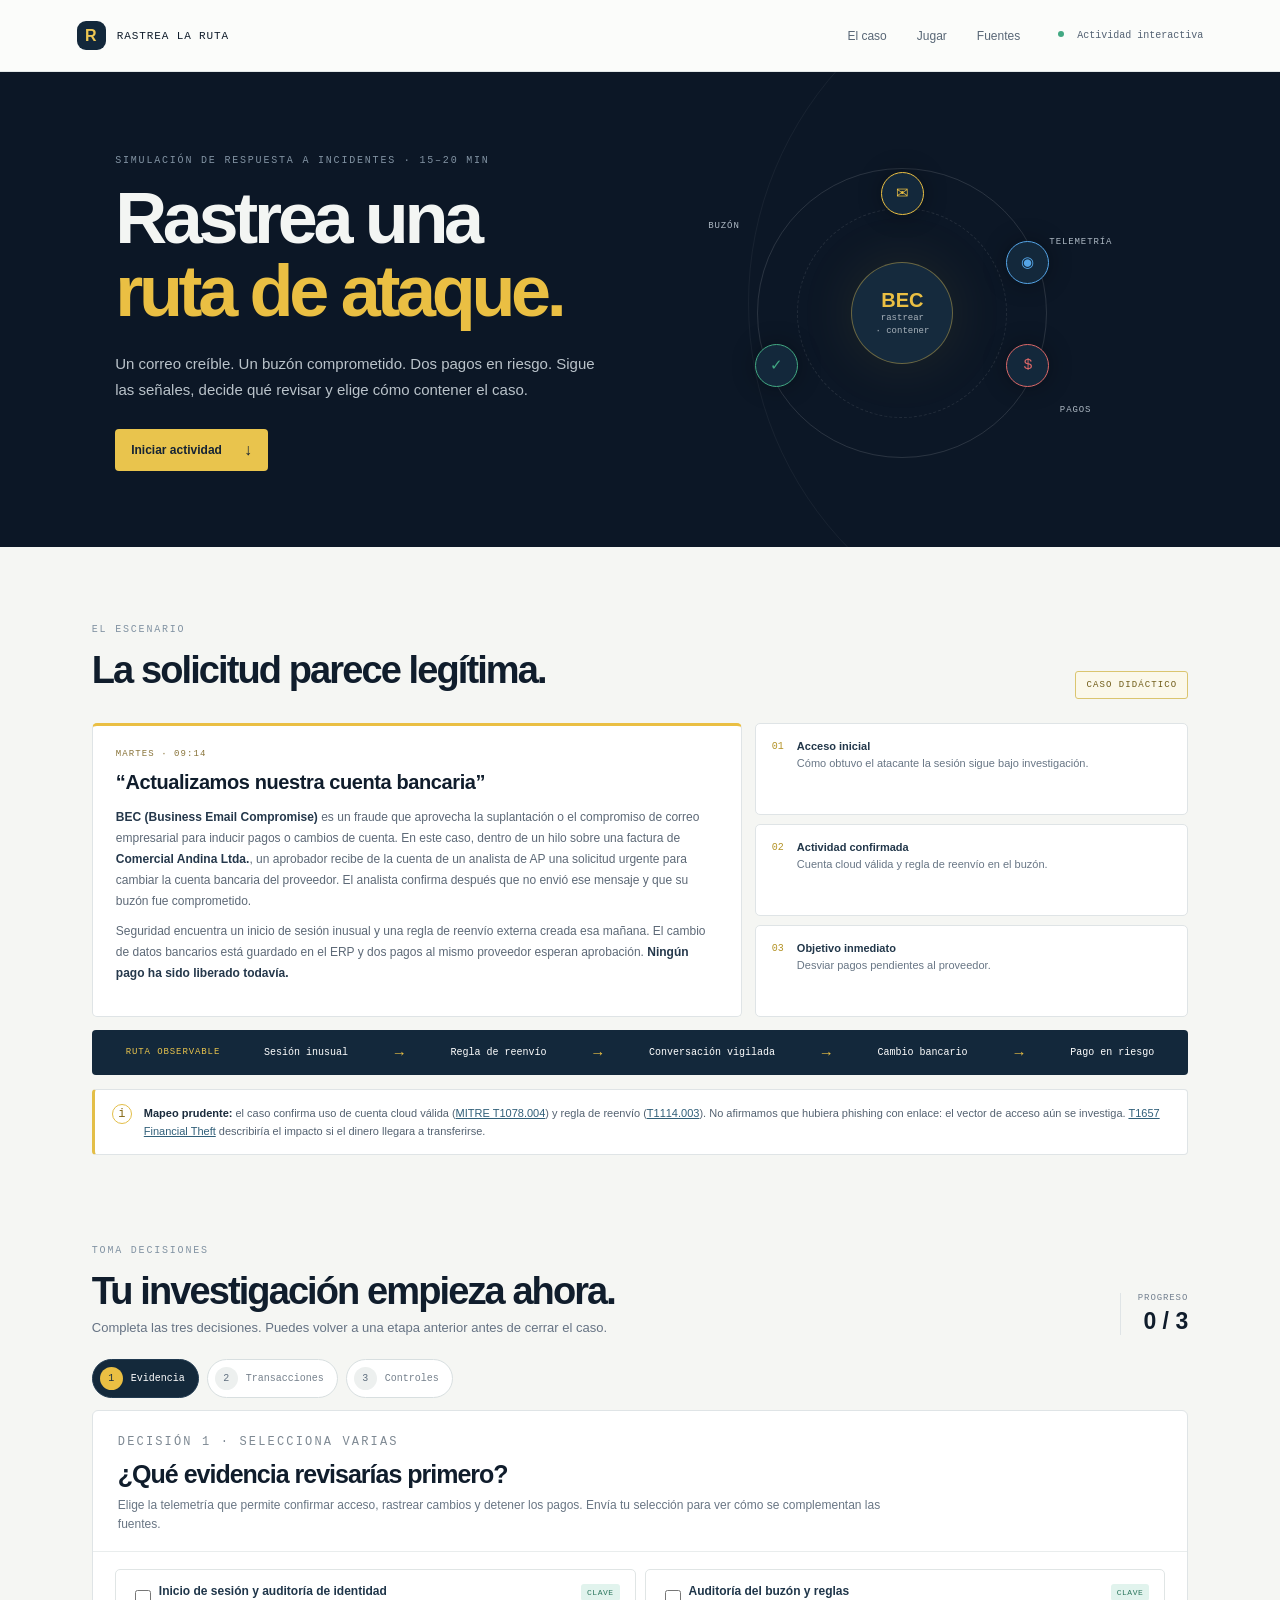
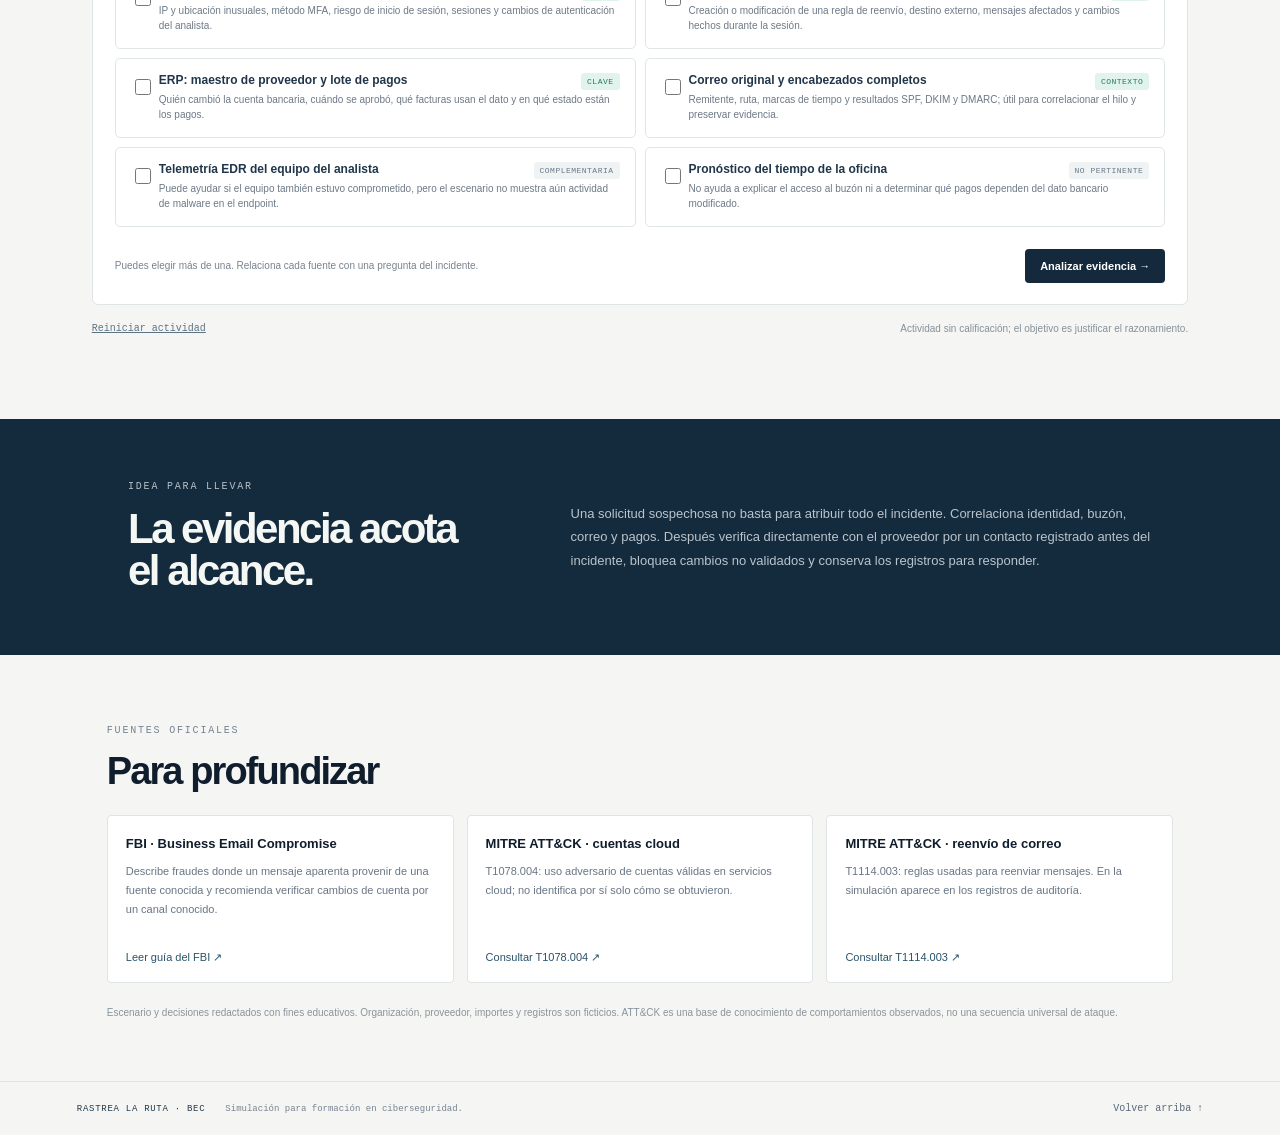
<file: index.html>
<!DOCTYPE html>
<!-- saved from url=(0080)file:///Users/victor-x/Documents/ChatGPT/VxV%20Clases/bec-ruta-ataque/index.html -->
<html lang="es"><head><meta http-equiv="Content-Type" content="text/html; charset=UTF-8">
  
  <meta name="viewport" content="width=device-width, initial-scale=1">
  <meta name="theme-color" content="#0c1726">
  <meta name="description" content="Juego educativo para rastrear un caso didáctico de Business Email Compromise, seleccionar evidencia, evaluar transacciones y comparar controles.">
  <title>Rastrea la ruta · Caso BEC</title>
  <link rel="stylesheet" href="./Rastrea la ruta · Caso BEC_files/styles.css">
</head>
<body>
  <header class="topbar">
    <a class="brand" href="file:///Users/victor-x/Documents/ChatGPT/VxV%20Clases/bec-ruta-ataque/index.html#inicio" aria-label="Inicio"><span class="brand-mark">R</span><span>RASTREA <b>LA RUTA</b></span></a>
    <nav aria-label="Navegación principal"><a href="file:///Users/victor-x/Documents/ChatGPT/VxV%20Clases/bec-ruta-ataque/index.html#caso">El caso</a><a href="file:///Users/victor-x/Documents/ChatGPT/VxV%20Clases/bec-ruta-ataque/index.html#juego">Jugar</a><a href="file:///Users/victor-x/Documents/ChatGPT/VxV%20Clases/bec-ruta-ataque/index.html#fuentes">Fuentes</a></nav>
    <span class="offline-tag"><i></i> Actividad interactiva</span>
  </header>
  <main id="inicio">
    <section class="hero">
      <div class="hero-copy">
        <p class="eyebrow">SIMULACIÓN DE RESPUESTA A INCIDENTES · 15–20 MIN</p>
        <h1>Rastrea una<br><em>ruta de ataque.</em></h1>
        <p class="hero-lede">Un correo creíble. Un buzón comprometido. Dos pagos en riesgo. Sigue las señales, decide qué revisar y elige cómo contener el caso.</p>
        <a class="cta" href="file:///Users/victor-x/Documents/ChatGPT/VxV%20Clases/bec-ruta-ataque/index.html#juego">Iniciar actividad <span>↓</span></a>
      </div>
      <div class="hero-graphic" aria-hidden="true"><div class="route route-a"></div><div class="route route-b"></div><div class="route-node node-mail">✉</div><div class="route-node node-eye">◉</div><div class="route-node node-bank">$</div><div class="route-node node-shield">✓</div><div class="route-core">BEC<small>rastrear<br>· contener</small></div><span class="route-label label-one">BUZÓN</span><span class="route-label label-two">TELEMETRÍA</span><span class="route-label label-three">PAGOS</span></div>
    </section>
    <section id="caso" class="case-intro">
      <div class="section-heading"><div><p class="eyebrow">EL ESCENARIO</p><h2>La solicitud parece legítima.</h2></div><span class="case-badge">CASO DIDÁCTICO</span></div>
      <div class="case-grid">
        <article class="case-card case-main"><p class="case-time">MARTES · 09:14</p><h3>“Actualizamos nuestra cuenta bancaria”</h3><p><b>BEC (Business Email Compromise)</b> es un fraude que aprovecha la suplantación o el compromiso de correo empresarial para inducir pagos o cambios de cuenta. En este caso, dentro de un hilo sobre una factura de <b>Comercial Andina Ltda.</b>, un aprobador recibe de la cuenta de un analista de AP una solicitud urgente para cambiar la cuenta bancaria del proveedor. El analista confirma después que no envió ese mensaje y que su buzón fue comprometido.</p><p>Seguridad encuentra un inicio de sesión inusual y una regla de reenvío externa creada esa mañana. El cambio de datos bancarios está guardado en el ERP y dos pagos al mismo proveedor esperan aprobación. <b>Ningún pago ha sido liberado todavía.</b></p></article>
        <aside class="fact-stack"><div class="fact"><span>01</span><p><b>Acceso inicial</b><br>Cómo obtuvo el atacante la sesión sigue bajo investigación.</p></div><div class="fact"><span>02</span><p><b>Actividad confirmada</b><br>Cuenta cloud válida y regla de reenvío en el buzón.</p></div><div class="fact"><span>03</span><p><b>Objetivo inmediato</b><br>Desviar pagos pendientes al proveedor.</p></div></aside>
      </div>
      <div class="route-strip"><span>RUTA OBSERVABLE</span><b>Sesión inusual</b><i>→</i><b>Regla de reenvío</b><i>→</i><b>Conversación vigilada</b><i>→</i><b>Cambio bancario</b><i>→</i><b>Pago en riesgo</b></div>
      <div class="notice"><span class="notice-icon">i</span><p><b>Mapeo prudente:</b> el caso confirma uso de cuenta cloud válida (<a href="https://attack.mitre.org/techniques/T1078/004/" target="_blank" rel="noopener">MITRE T1078.004</a>) y regla de reenvío (<a href="https://attack.mitre.org/techniques/T1114/003/" target="_blank" rel="noopener">T1114.003</a>). No afirmamos que hubiera phishing con enlace: el vector de acceso aún se investiga. <a href="https://attack.mitre.org/techniques/T1657/" target="_blank" rel="noopener">T1657 Financial Theft</a> describiría el impacto si el dinero llegara a transferirse.</p></div>
    </section>
    <section id="juego" class="game-section">
      <div class="section-heading"><div><p class="eyebrow">TOMA DECISIONES</p><h2>Tu investigación empieza ahora.</h2><p>Completa las tres decisiones. Puedes volver a una etapa anterior antes de cerrar el caso.</p></div><div class="score-card"><span>PROGRESO</span><b id="progress-label">0 / 3</b></div></div>
      <div class="stepper" role="list" aria-label="Etapas del juego"><button class="step-dot active" data-step="0" role="listitem" aria-current="step"><span>1</span> Evidencia</button><button class="step-dot" data-step="1" role="listitem" disabled="" aria-current="false"><span>2</span> Transacciones</button><button class="step-dot" data-step="2" role="listitem" disabled="" aria-current="false"><span>3</span> Controles</button></div>
      <div id="game-panel" class="game-panel" aria-live="polite"><div class="panel-head"><p class="eyebrow">DECISIÓN 1 · SELECCIONA VARIAS</p><h3>¿Qué evidencia revisarías primero?</h3><p>Elige la telemetría que permite confirmar acceso, rastrear cambios y detener los pagos. Envía tu selección para ver cómo se complementan las fuentes.</p></div><div class="choice-grid"><label class="choice "><input type="checkbox" name="evidence" value="identity"><span class="choice-tag strong">CLAVE</span><b>Inicio de sesión y auditoría de identidad</b><small>IP y ubicación inusuales, método MFA, riesgo de inicio de sesión, sesiones y cambios de autenticación del analista.</small></label><label class="choice "><input type="checkbox" name="evidence" value="mailbox"><span class="choice-tag strong">CLAVE</span><b>Auditoría del buzón y reglas</b><small>Creación o modificación de una regla de reenvío, destino externo, mensajes afectados y cambios hechos durante la sesión.</small></label><label class="choice "><input type="checkbox" name="evidence" value="erp"><span class="choice-tag strong">CLAVE</span><b>ERP: maestro de proveedor y lote de pagos</b><small>Quién cambió la cuenta bancaria, cuándo se aprobó, qué facturas usan el dato y en qué estado están los pagos.</small></label><label class="choice "><input type="checkbox" name="evidence" value="headers"><span class="choice-tag strong">CONTEXTO</span><b>Correo original y encabezados completos</b><small>Remitente, ruta, marcas de tiempo y resultados SPF, DKIM y DMARC; útil para correlacionar el hilo y preservar evidencia.</small></label><label class="choice "><input type="checkbox" name="evidence" value="edr"><span class="choice-tag ">COMPLEMENTARIA</span><b>Telemetría EDR del equipo del analista</b><small>Puede ayudar si el equipo también estuvo comprometido, pero el escenario no muestra aún actividad de malware en el endpoint.</small></label><label class="choice "><input type="checkbox" name="evidence" value="weather"><span class="choice-tag ">NO PERTINENTE</span><b>Pronóstico del tiempo de la oficina</b><small>No ayuda a explicar el acceso al buzón ni a determinar qué pagos dependen del dato bancario modificado.</small></label></div><div class="panel-footer"><p class="hint">Puedes elegir más de una. Relaciona cada fuente con una pregunta del incidente.</p><button class="primary-button" id="submit-evidence" type="button">Analizar evidencia →</button></div></div>
      <div class="game-bottom"><button id="restart" class="text-button" type="button">Reiniciar actividad</button><span>Actividad sin calificación; el objetivo es justificar el razonamiento.</span></div>
    </section>
    <section class="learning"><div><p class="eyebrow">IDEA PARA LLEVAR</p><h2>La evidencia acota<br>el alcance.</h2></div><p>Una solicitud sospechosa no basta para atribuir todo el incidente. Correlaciona identidad, buzón, correo y pagos. Después verifica directamente con el proveedor por un contacto registrado antes del incidente, bloquea cambios no validados y conserva los registros para responder.</p></section>
    <section id="fuentes" class="sources"><p class="eyebrow">FUENTES OFICIALES</p><h2>Para profundizar</h2><div class="source-grid">
      <article><b>FBI · Business Email Compromise</b><p>Describe fraudes donde un mensaje aparenta provenir de una fuente conocida y recomienda verificar cambios de cuenta por un canal conocido.</p><a href="https://www.fbi.gov/how-we-can-help-you/common-frauds-and-scams/business-email-compromise" target="_blank" rel="noopener">Leer guía del FBI ↗</a></article>
      <article><b>MITRE ATT&amp;CK · cuentas cloud</b><p>T1078.004: uso adversario de cuentas válidas en servicios cloud; no identifica por sí solo cómo se obtuvieron.</p><a href="https://attack.mitre.org/techniques/T1078/004/" target="_blank" rel="noopener">Consultar T1078.004 ↗</a></article>
      <article><b>MITRE ATT&amp;CK · reenvío de correo</b><p>T1114.003: reglas usadas para reenviar mensajes. En la simulación aparece en los registros de auditoría.</p><a href="https://attack.mitre.org/techniques/T1114/003/" target="_blank" rel="noopener">Consultar T1114.003 ↗</a></article>
    </div><p class="copyright">Escenario y decisiones redactados con fines educativos. Organización, proveedor, importes y registros son ficticios. ATT&amp;CK es una base de conocimiento de comportamientos observados, no una secuencia universal de ataque.</p></section>
  </main>
  <footer><span>RASTREA LA RUTA · BEC</span><span>Simulación para formación en ciberseguridad.</span><a href="file:///Users/victor-x/Documents/ChatGPT/VxV%20Clases/bec-ruta-ataque/index.html#inicio">Volver arriba ↑</a></footer>
  <script src="./Rastrea la ruta · Caso BEC_files/app.js"></script>


</body></html>
</file>
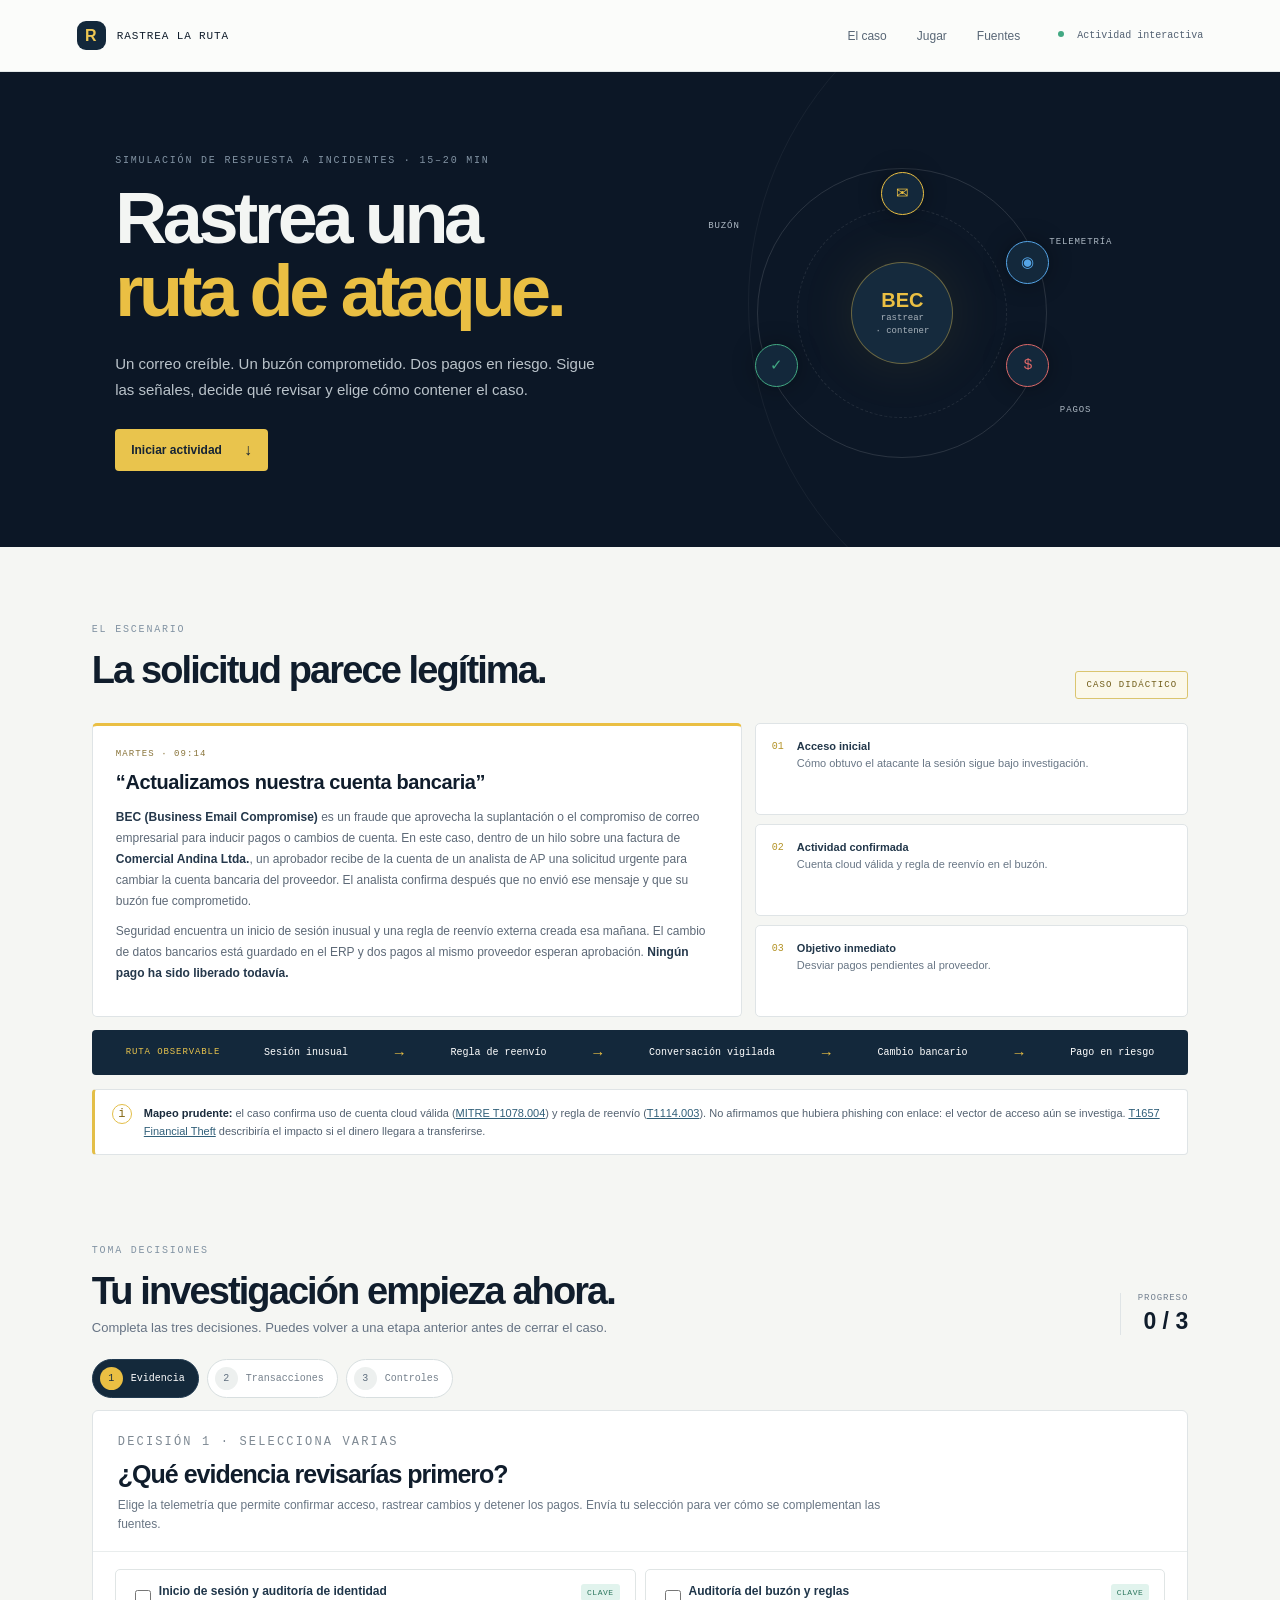
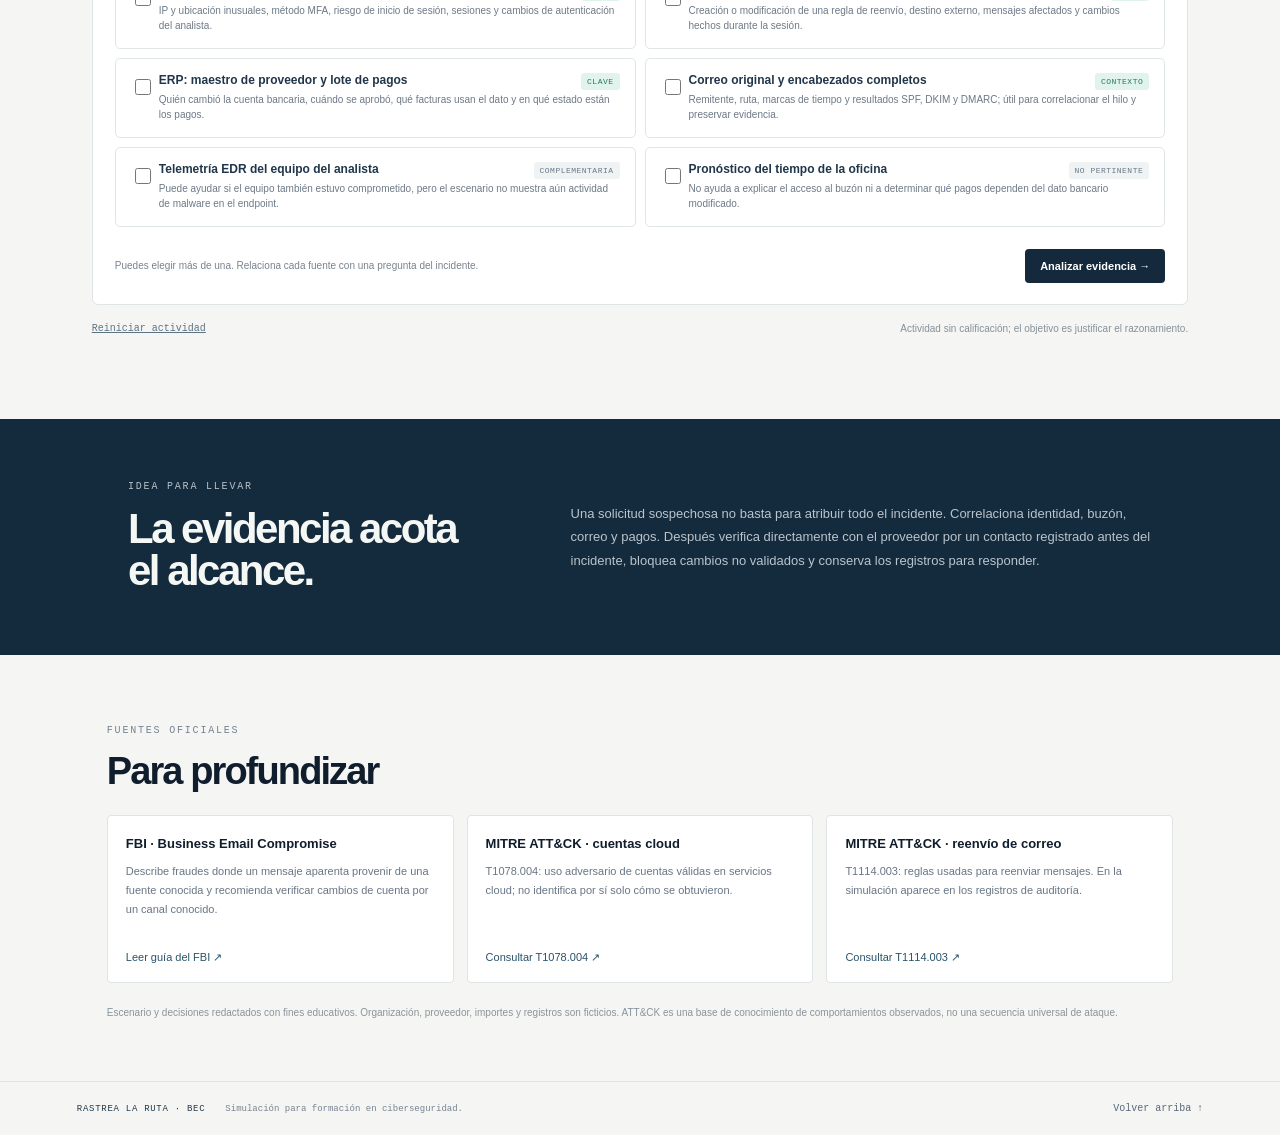
<file: Rastrea la ruta · Caso BEC.html>
<!DOCTYPE html>
<!-- saved from url=(0080)file:///Users/victor-x/Documents/ChatGPT/VxV%20Clases/bec-ruta-ataque/index.html -->
<html lang="es"><head><meta http-equiv="Content-Type" content="text/html; charset=UTF-8">
  
  <meta name="viewport" content="width=device-width, initial-scale=1">
  <meta name="theme-color" content="#0c1726">
  <meta name="description" content="Juego educativo para rastrear un caso didáctico de Business Email Compromise, seleccionar evidencia, evaluar transacciones y comparar controles.">
  <title>Rastrea la ruta · Caso BEC</title>
  <link rel="stylesheet" href="./Rastrea la ruta · Caso BEC_files/styles.css">
</head>
<body>
  <header class="topbar">
    <a class="brand" href="file:///Users/victor-x/Documents/ChatGPT/VxV%20Clases/bec-ruta-ataque/index.html#inicio" aria-label="Inicio"><span class="brand-mark">R</span><span>RASTREA <b>LA RUTA</b></span></a>
    <nav aria-label="Navegación principal"><a href="file:///Users/victor-x/Documents/ChatGPT/VxV%20Clases/bec-ruta-ataque/index.html#caso">El caso</a><a href="file:///Users/victor-x/Documents/ChatGPT/VxV%20Clases/bec-ruta-ataque/index.html#juego">Jugar</a><a href="file:///Users/victor-x/Documents/ChatGPT/VxV%20Clases/bec-ruta-ataque/index.html#fuentes">Fuentes</a></nav>
    <span class="offline-tag"><i></i> Actividad interactiva</span>
  </header>
  <main id="inicio">
    <section class="hero">
      <div class="hero-copy">
        <p class="eyebrow">SIMULACIÓN DE RESPUESTA A INCIDENTES · 15–20 MIN</p>
        <h1>Rastrea una<br><em>ruta de ataque.</em></h1>
        <p class="hero-lede">Un correo creíble. Un buzón comprometido. Dos pagos en riesgo. Sigue las señales, decide qué revisar y elige cómo contener el caso.</p>
        <a class="cta" href="file:///Users/victor-x/Documents/ChatGPT/VxV%20Clases/bec-ruta-ataque/index.html#juego">Iniciar actividad <span>↓</span></a>
      </div>
      <div class="hero-graphic" aria-hidden="true"><div class="route route-a"></div><div class="route route-b"></div><div class="route-node node-mail">✉</div><div class="route-node node-eye">◉</div><div class="route-node node-bank">$</div><div class="route-node node-shield">✓</div><div class="route-core">BEC<small>rastrear<br>· contener</small></div><span class="route-label label-one">BUZÓN</span><span class="route-label label-two">TELEMETRÍA</span><span class="route-label label-three">PAGOS</span></div>
    </section>
    <section id="caso" class="case-intro">
      <div class="section-heading"><div><p class="eyebrow">EL ESCENARIO</p><h2>La solicitud parece legítima.</h2></div><span class="case-badge">CASO DIDÁCTICO</span></div>
      <div class="case-grid">
        <article class="case-card case-main"><p class="case-time">MARTES · 09:14</p><h3>“Actualizamos nuestra cuenta bancaria”</h3><p><b>BEC (Business Email Compromise)</b> es un fraude que aprovecha la suplantación o el compromiso de correo empresarial para inducir pagos o cambios de cuenta. En este caso, dentro de un hilo sobre una factura de <b>Comercial Andina Ltda.</b>, un aprobador recibe de la cuenta de un analista de AP una solicitud urgente para cambiar la cuenta bancaria del proveedor. El analista confirma después que no envió ese mensaje y que su buzón fue comprometido.</p><p>Seguridad encuentra un inicio de sesión inusual y una regla de reenvío externa creada esa mañana. El cambio de datos bancarios está guardado en el ERP y dos pagos al mismo proveedor esperan aprobación. <b>Ningún pago ha sido liberado todavía.</b></p></article>
        <aside class="fact-stack"><div class="fact"><span>01</span><p><b>Acceso inicial</b><br>Cómo obtuvo el atacante la sesión sigue bajo investigación.</p></div><div class="fact"><span>02</span><p><b>Actividad confirmada</b><br>Cuenta cloud válida y regla de reenvío en el buzón.</p></div><div class="fact"><span>03</span><p><b>Objetivo inmediato</b><br>Desviar pagos pendientes al proveedor.</p></div></aside>
      </div>
      <div class="route-strip"><span>RUTA OBSERVABLE</span><b>Sesión inusual</b><i>→</i><b>Regla de reenvío</b><i>→</i><b>Conversación vigilada</b><i>→</i><b>Cambio bancario</b><i>→</i><b>Pago en riesgo</b></div>
      <div class="notice"><span class="notice-icon">i</span><p><b>Mapeo prudente:</b> el caso confirma uso de cuenta cloud válida (<a href="https://attack.mitre.org/techniques/T1078/004/" target="_blank" rel="noopener">MITRE T1078.004</a>) y regla de reenvío (<a href="https://attack.mitre.org/techniques/T1114/003/" target="_blank" rel="noopener">T1114.003</a>). No afirmamos que hubiera phishing con enlace: el vector de acceso aún se investiga. <a href="https://attack.mitre.org/techniques/T1657/" target="_blank" rel="noopener">T1657 Financial Theft</a> describiría el impacto si el dinero llegara a transferirse.</p></div>
    </section>
    <section id="juego" class="game-section">
      <div class="section-heading"><div><p class="eyebrow">TOMA DECISIONES</p><h2>Tu investigación empieza ahora.</h2><p>Completa las tres decisiones. Puedes volver a una etapa anterior antes de cerrar el caso.</p></div><div class="score-card"><span>PROGRESO</span><b id="progress-label">0 / 3</b></div></div>
      <div class="stepper" role="list" aria-label="Etapas del juego"><button class="step-dot active" data-step="0" role="listitem" aria-current="step"><span>1</span> Evidencia</button><button class="step-dot" data-step="1" role="listitem" disabled="" aria-current="false"><span>2</span> Transacciones</button><button class="step-dot" data-step="2" role="listitem" disabled="" aria-current="false"><span>3</span> Controles</button></div>
      <div id="game-panel" class="game-panel" aria-live="polite"><div class="panel-head"><p class="eyebrow">DECISIÓN 1 · SELECCIONA VARIAS</p><h3>¿Qué evidencia revisarías primero?</h3><p>Elige la telemetría que permite confirmar acceso, rastrear cambios y detener los pagos. Envía tu selección para ver cómo se complementan las fuentes.</p></div><div class="choice-grid"><label class="choice "><input type="checkbox" name="evidence" value="identity"><span class="choice-tag strong">CLAVE</span><b>Inicio de sesión y auditoría de identidad</b><small>IP y ubicación inusuales, método MFA, riesgo de inicio de sesión, sesiones y cambios de autenticación del analista.</small></label><label class="choice "><input type="checkbox" name="evidence" value="mailbox"><span class="choice-tag strong">CLAVE</span><b>Auditoría del buzón y reglas</b><small>Creación o modificación de una regla de reenvío, destino externo, mensajes afectados y cambios hechos durante la sesión.</small></label><label class="choice "><input type="checkbox" name="evidence" value="erp"><span class="choice-tag strong">CLAVE</span><b>ERP: maestro de proveedor y lote de pagos</b><small>Quién cambió la cuenta bancaria, cuándo se aprobó, qué facturas usan el dato y en qué estado están los pagos.</small></label><label class="choice "><input type="checkbox" name="evidence" value="headers"><span class="choice-tag strong">CONTEXTO</span><b>Correo original y encabezados completos</b><small>Remitente, ruta, marcas de tiempo y resultados SPF, DKIM y DMARC; útil para correlacionar el hilo y preservar evidencia.</small></label><label class="choice "><input type="checkbox" name="evidence" value="edr"><span class="choice-tag ">COMPLEMENTARIA</span><b>Telemetría EDR del equipo del analista</b><small>Puede ayudar si el equipo también estuvo comprometido, pero el escenario no muestra aún actividad de malware en el endpoint.</small></label><label class="choice "><input type="checkbox" name="evidence" value="weather"><span class="choice-tag ">NO PERTINENTE</span><b>Pronóstico del tiempo de la oficina</b><small>No ayuda a explicar el acceso al buzón ni a determinar qué pagos dependen del dato bancario modificado.</small></label></div><div class="panel-footer"><p class="hint">Puedes elegir más de una. Relaciona cada fuente con una pregunta del incidente.</p><button class="primary-button" id="submit-evidence" type="button">Analizar evidencia →</button></div></div>
      <div class="game-bottom"><button id="restart" class="text-button" type="button">Reiniciar actividad</button><span>Actividad sin calificación; el objetivo es justificar el razonamiento.</span></div>
    </section>
    <section class="learning"><div><p class="eyebrow">IDEA PARA LLEVAR</p><h2>La evidencia acota<br>el alcance.</h2></div><p>Una solicitud sospechosa no basta para atribuir todo el incidente. Correlaciona identidad, buzón, correo y pagos. Después verifica directamente con el proveedor por un contacto registrado antes del incidente, bloquea cambios no validados y conserva los registros para responder.</p></section>
    <section id="fuentes" class="sources"><p class="eyebrow">FUENTES OFICIALES</p><h2>Para profundizar</h2><div class="source-grid">
      <article><b>FBI · Business Email Compromise</b><p>Describe fraudes donde un mensaje aparenta provenir de una fuente conocida y recomienda verificar cambios de cuenta por un canal conocido.</p><a href="https://www.fbi.gov/how-we-can-help-you/common-frauds-and-scams/business-email-compromise" target="_blank" rel="noopener">Leer guía del FBI ↗</a></article>
      <article><b>MITRE ATT&amp;CK · cuentas cloud</b><p>T1078.004: uso adversario de cuentas válidas en servicios cloud; no identifica por sí solo cómo se obtuvieron.</p><a href="https://attack.mitre.org/techniques/T1078/004/" target="_blank" rel="noopener">Consultar T1078.004 ↗</a></article>
      <article><b>MITRE ATT&amp;CK · reenvío de correo</b><p>T1114.003: reglas usadas para reenviar mensajes. En la simulación aparece en los registros de auditoría.</p><a href="https://attack.mitre.org/techniques/T1114/003/" target="_blank" rel="noopener">Consultar T1114.003 ↗</a></article>
    </div><p class="copyright">Escenario y decisiones redactados con fines educativos. Organización, proveedor, importes y registros son ficticios. ATT&amp;CK es una base de conocimiento de comportamientos observados, no una secuencia universal de ataque.</p></section>
  </main>
  <footer><span>RASTREA LA RUTA · BEC</span><span>Simulación para formación en ciberseguridad.</span><a href="file:///Users/victor-x/Documents/ChatGPT/VxV%20Clases/bec-ruta-ataque/index.html#inicio">Volver arriba ↑</a></footer>
  <script src="./Rastrea la ruta · Caso BEC_files/app.js"></script>


</body></html>
</file>
<file: Rastrea la ruta · Caso BEC_files/styles.css>
:root{--ink:#101d2c;--muted:#667384;--paper:#f5f6f3;--line:#dfe4e6;--gold:#eabf43;--blue:#55a5e7;--teal:#40b6ad;--red:#dc6868;--green:#42a983;--navy:#0c1726;--sans:Arial,Helvetica,sans-serif;--display:Arial,Helvetica,sans-serif;--mono:'SFMono-Regular',Consolas,monospace}*{box-sizing:border-box}html{scroll-behavior:smooth}body{margin:0;background:var(--paper);color:var(--ink);font-family:var(--sans);font-size:15px}.topbar{height:72px;padding:0 6vw;display:flex;align-items:center;gap:38px;border-bottom:1px solid #e3e7e7;background:#fbfcfa}.brand{color:var(--ink);text-decoration:none;display:flex;align-items:center;gap:11px;font:500 11px var(--mono);letter-spacing:.08em}.brand b{font-weight:500}.brand-mark{display:grid;place-items:center;width:29px;height:29px;border-radius:9px;background:#13283b;color:#edc653;font:700 16px var(--display)}nav{display:flex;gap:30px;margin-left:auto}nav a,footer a{color:#596776;text-decoration:none;font-size:12px}nav a:hover,footer a:hover{color:#0b344d}.offline-tag{font:10px var(--mono);color:#536172}.offline-tag i{display:inline-block;width:6px;height:6px;background:#42a983;border-radius:50%;margin:0 7px 1px 0}.hero{background:var(--navy);color:#f3f5f3;min-height:475px;padding:72px 9vw 65px;display:grid;grid-template-columns:1fr 1fr;align-items:center;overflow:hidden;position:relative}.hero:before{content:'';position:absolute;width:700px;height:700px;border:1px solid #ffffff0d;border-radius:50%;right:-170px;top:-120px}.eyebrow{font:10px var(--mono);letter-spacing:.18em;color:#8293a3;margin:0 0 16px}.hero h1,.learning h2{font:700 clamp(42px,6vw,72px)/1.02 var(--display);letter-spacing:-.06em;margin:0}.hero h1 em{font-style:normal;color:var(--gold)}.hero-lede{max-width:480px;color:#bac3ca;line-height:1.7;font-size:15px;margin:23px 0 27px}.cta{display:inline-flex;align-items:center;gap:22px;padding:12px 16px;background:#e9c44d;color:#152334;text-decoration:none;font-weight:700;font-size:12px;border-radius:4px}.cta span{font-size:16px}.hero-graphic{height:330px;position:relative;display:grid;place-items:center}.route{position:absolute;border:1px solid #ffffff20;border-radius:50%;width:290px;height:290px}.route-b{width:210px;height:210px;border-style:dashed;border-color:#ffffff18}.route-core{z-index:1;width:102px;height:102px;border-radius:50%;background:#152a3d;border:1px solid #e9c44d66;display:grid;place-content:center;text-align:center;box-shadow:0 0 60px #e9c44d18;font:700 20px var(--display);color:var(--gold)}.route-core small{font:9px/1.4 var(--mono);color:#a8b2bb}.route-node{position:absolute;width:43px;height:43px;display:grid;place-items:center;border-radius:50%;background:#13283b;border:1px solid currentColor;font:15px var(--mono);box-shadow:0 0 25px #0005}.node-mail{color:var(--gold);top:24px;left:calc(50% - 21px)}.node-eye{color:var(--blue);right:calc(50% - 147px);top:93px}.node-bank{color:var(--red);right:calc(50% - 147px);bottom:91px}.node-shield{color:var(--green);left:calc(50% - 147px);bottom:91px}.route-label{position:absolute;font:9px var(--mono);letter-spacing:.1em;color:#adb8c3}.label-one{top:22%;left:13%}.label-two{top:27%;right:10%}.label-three{bottom:19%;right:14%}.case-intro,.game-section{max-width:1250px;margin:auto;padding:77px 6vw 20px}.section-heading{display:flex;justify-content:space-between;align-items:end;margin-bottom:24px}.section-heading h2,.sources h2{font:700 38px/1.05 var(--display);letter-spacing:-.05em;margin:0 0 8px}.section-heading p:not(.eyebrow){color:var(--muted);margin:0;font-size:13px}.case-badge{font:9px var(--mono);letter-spacing:.12em;padding:8px 10px;border:1px solid #dbc56f;border-radius:3px;color:#705c18;background:#fbf8ea}.case-grid{display:grid;grid-template-columns:1.5fr 1fr;gap:13px}.case-card,.fact{background:#fff;border:1px solid var(--line);border-radius:5px;padding:23px}.case-main{border-top:3px solid var(--gold)}.case-time{font:9px var(--mono);letter-spacing:.12em;color:#89743a;margin:0 0 12px}.case-main h3{font-size:20px;letter-spacing:-.02em;margin:0 0 13px}.case-main p:not(.case-time){font-size:12px;line-height:1.75;color:#5d6977;margin:9px 0}.case-main b{color:#25384b}.fact-stack{display:grid;gap:9px}.fact{display:flex;align-items:start;gap:13px;padding:14px 16px}.fact span{flex:none;color:#b49327;font:10px var(--mono);padding-top:3px}.fact p{margin:0;font-size:11px;line-height:1.55;color:#687685}.fact b{color:#22374a}.route-strip{margin-top:13px;background:#13283b;border-radius:4px;color:white;display:flex;align-items:center;justify-content:space-around;gap:10px;padding:14px 17px;flex-wrap:wrap}.route-strip span{font:9px var(--mono);color:#e9c44d;letter-spacing:.1em}.route-strip b{font:10px var(--mono);font-weight:500}.route-strip i{font-style:normal;color:var(--gold)}.notice{margin:14px 0 0;padding:14px 17px;display:flex;gap:12px;background:#fff;border:1px solid var(--line);border-left:3px solid #e3be47;border-radius:4px;color:#546271;font-size:11px;line-height:1.65}.notice p{margin:0}.notice b{color:#1a2b3c}.notice a{color:#315f79}.notice-icon{flex:none;color:#846713;border:1px solid #e3be47;border-radius:50%;width:20px;height:20px;text-align:center;font:12px/18px var(--mono)}.game-section{padding-top:70px;padding-bottom:80px}.score-card{display:grid;gap:5px;text-align:right;border-left:1px solid var(--line);padding-left:17px}.score-card span{font:9px var(--mono);letter-spacing:.1em;color:#748190}.score-card b{font:700 23px var(--display)}.stepper{display:flex;gap:8px;margin:24px 0 12px}.step-dot{border:1px solid #d8dfe0;background:#fff;border-radius:30px;color:#75808c;padding:7px 13px 7px 7px;display:flex;align-items:center;gap:8px;font:10px var(--mono);cursor:pointer}.step-dot span{display:grid;place-items:center;width:23px;height:23px;background:#edf0ef;border-radius:50%;color:#617080}.step-dot.active{border-color:#213a50;background:#14293b;color:#fff}.step-dot.active span{background:var(--gold);color:#1a2d3e}.step-dot.done:not(.active){border-color:#6fb79d;color:#2b8061}.step-dot.done:not(.active) span{background:#def1e8;color:#257452}.game-panel{background:#fff;border:1px solid var(--line);border-radius:6px;min-height:360px;overflow:hidden}.panel-head{padding:22px 25px 16px;border-bottom:1px solid #e9eded}.panel-head .eyebrow{color:#7e8993;margin-bottom:8px}.panel-head h3{font:700 25px var(--display);letter-spacing:-.04em;margin:0 0 7px}.panel-head p{font-size:12px;line-height:1.6;color:#697684;margin:0;max-width:800px}.choice-grid{padding:17px 22px 22px;display:grid;grid-template-columns:repeat(2,1fr);gap:9px}.choice{position:relative;border:1px solid #e0e5e5;border-radius:5px;padding:14px 15px 14px 43px;cursor:pointer;background:#fff;transition:.15s}.choice:hover{border-color:#7599a4;box-shadow:0 3px 15px #13283b0b}.choice.selected{border-color:#347f81;background:#f1f9f7}.choice input{position:absolute;left:15px;top:17px;accent-color:#227c7a;width:16px;height:16px}.choice b{display:block;font-size:12px;margin-bottom:5px;color:#20364a}.choice small{display:block;color:#6d7986;font-size:10px;line-height:1.55}.choice-tag{float:right;font:8px var(--mono);letter-spacing:.06em;color:#687889;background:#f0f3f3;padding:4px 6px;border-radius:3px;margin-left:7px}.choice-tag.strong{background:#e1f3ed;color:#2b765d}.panel-footer{padding:0 22px 21px;display:flex;align-items:center;justify-content:space-between;gap:14px}.hint{font-size:10px;line-height:1.5;color:#778390;margin:0}.primary-button,.secondary-button{border:0;border-radius:4px;padding:11px 15px;font:700 11px var(--sans);cursor:pointer}.primary-button{background:#14293b;color:white}.primary-button:hover{background:#25455e}.secondary-button{background:#eef2f1;color:#405467}.primary-button:focus-visible,.secondary-button:focus-visible,.step-dot:focus-visible,.text-button:focus-visible,.choice:focus-within{outline:3px solid #76bfd0;outline-offset:2px}.feedback{margin:0 22px 20px;padding:14px 16px;border-radius:4px;background:#f1f6f5;border-left:3px solid #4fa58d;color:#475966;font-size:11px;line-height:1.65}.feedback h4{font-size:12px;margin:0 0 5px;color:#243b4e}.feedback p{margin:5px 0}.feedback ul{margin:7px 0 0;padding-left:18px}.transaction-grid{padding:18px 22px 22px;display:grid;grid-template-columns:repeat(2,1fr);gap:9px}.transaction{border:1px solid #e0e5e5;border-radius:5px;padding:15px;display:flex;gap:12px;cursor:pointer;background:#fff}.transaction.selected{border-color:#347f81;background:#f1f9f7}.transaction input{accent-color:#227c7a;flex:none;margin-top:3px}.transaction b{display:block;color:#20364a;font-size:12px}.transaction .amount{display:block;margin:8px 0 5px;font:600 17px var(--mono);color:#19374a}.transaction small{display:block;color:#73808a;font-size:10px;line-height:1.5}.transaction.risk .amount{color:#a85c2c}.control-option{border:1px solid #dfe4e5;border-radius:5px;margin:15px 22px;padding:18px;cursor:pointer;display:grid;grid-template-columns:24px 1fr;gap:11px}.control-option:hover{border-color:#829ba4}.control-option input{accent-color:#277e7b;width:17px;height:17px}.control-option.selected{border-color:#347f81;background:#f4faf8}.control-option h4{margin:0 0 5px;font-size:14px;color:#22394c}.control-option p{margin:0 0 8px;color:#697684;font-size:11px;line-height:1.55}.control-option ul{margin:6px 0 0;padding-left:18px;color:#566574;font-size:10px;line-height:1.7}.control-result{margin:0 22px 18px;padding:15px 16px;border-radius:4px;background:#f7f4e9;border-left:4px solid var(--gold);font-size:11px;line-height:1.65;color:#4d5a64}.control-result.good{background:#eef8f2;border-color:#42a983}.control-result h4{font-size:14px;color:#20384c;margin:0 0 7px}.control-result p{margin:5px 0}.score-result{display:flex;justify-content:space-between;align-items:center;border-top:1px solid #e7eceb;padding:13px 22px;color:#65727e;font-size:10px}.score-result b{font:600 11px var(--mono);color:#30475a}.game-bottom{display:flex;align-items:center;justify-content:space-between;margin-top:13px;color:#85909b;font-size:10px}.text-button{border:0;background:none;color:#5b7383;text-decoration:underline;cursor:pointer;font:10px var(--mono);padding:5px 0}.learning{background:#142a3d;color:#f5f7f5;padding:62px 10vw;display:grid;grid-template-columns:.8fr 1.2fr;gap:55px;align-items:center}.learning .eyebrow{color:#b8c2c9}.learning h2{font-size:42px}.learning>p{color:#b9c4cc;font-size:13px;line-height:1.8;max-width:680px;margin:0}.sources{max-width:1220px;margin:auto;padding:70px 6vw 50px}.sources .eyebrow{color:#758291}.source-grid{display:grid;grid-template-columns:repeat(3,1fr);gap:13px;margin-top:23px}.source-grid article{background:#fff;border:1px solid var(--line);padding:18px;border-radius:4px}.source-grid b{font:600 13px var(--display)}.source-grid p{font-size:11px;line-height:1.7;color:#687685;min-height:74px}.source-grid a{color:#29536a;text-decoration:none;font-size:11px}.source-grid a:hover{text-decoration:underline}.copyright{font-size:10px;line-height:1.6;color:#89939b;margin-top:22px}footer{border-top:1px solid var(--line);padding:21px 6vw;display:flex;gap:20px;align-items:center;font:9px var(--mono);color:#768391}footer span:first-child{color:#20384b;font-weight:500;letter-spacing:.08em}footer span:nth-child(2){margin-right:auto}footer a{font:10px var(--mono)}[hidden]{display:none!important}@media(max-width:900px){.hero{padding-left:7vw;padding-right:7vw}.case-intro,.game-section{padding-left:5vw;padding-right:5vw}.route-strip{justify-content:flex-start}.source-grid{grid-template-columns:1fr 1fr}.learning{padding:55px 7vw;gap:30px}}@media(max-width:650px){.topbar{padding:0 18px;height:60px;gap:12px}.topbar nav{display:none}.offline-tag{margin-left:auto;font-size:8px}.hero{grid-template-columns:1fr;padding:50px 24px 20px}.hero h1{font-size:50px}.hero-graphic{height:260px}.case-intro,.game-section{padding:55px 20px 15px}.section-heading{display:block}.section-heading h2,.sources h2{font-size:31px}.case-badge{display:inline-block;margin-top:15px}.case-grid{grid-template-columns:1fr}.case-card{padding:18px}.route-strip{gap:9px}.route-strip span{flex-basis:100%}.route-strip b{font-size:9px}.route-strip i{font-size:10px}.notice{font-size:10px}.score-card{display:flex;align-items:center;text-align:left;border:0;padding:0;margin-top:18px;gap:10px}.stepper{gap:5px}.step-dot{font-size:8px;padding:5px 8px 5px 5px;gap:5px}.step-dot span{width:20px;height:20px}.game-panel{min-height:420px}.panel-head{padding:18px}.panel-head h3{font-size:22px}.choice-grid,.transaction-grid{grid-template-columns:1fr;padding:14px}.choice{padding-top:12px;padding-bottom:12px}.panel-footer{padding:0 14px 16px;align-items:flex-start;flex-direction:column}.panel-footer .primary-button,.panel-footer .secondary-button{width:100%}.feedback,.control-result{margin-left:14px;margin-right:14px}.control-option{margin:12px 14px;padding:14px}.score-result{padding:12px 14px}.game-bottom{align-items:flex-start;gap:14px;flex-direction:column}.learning{padding:50px 24px;grid-template-columns:1fr;gap:12px}.learning h2{font-size:39px}.sources{padding:52px 22px}.source-grid{grid-template-columns:1fr}.source-grid p{min-height:0}footer{padding:18px 22px;flex-wrap:wrap}footer span:nth-child(2){order:3;flex-basis:100%}}
</file>
